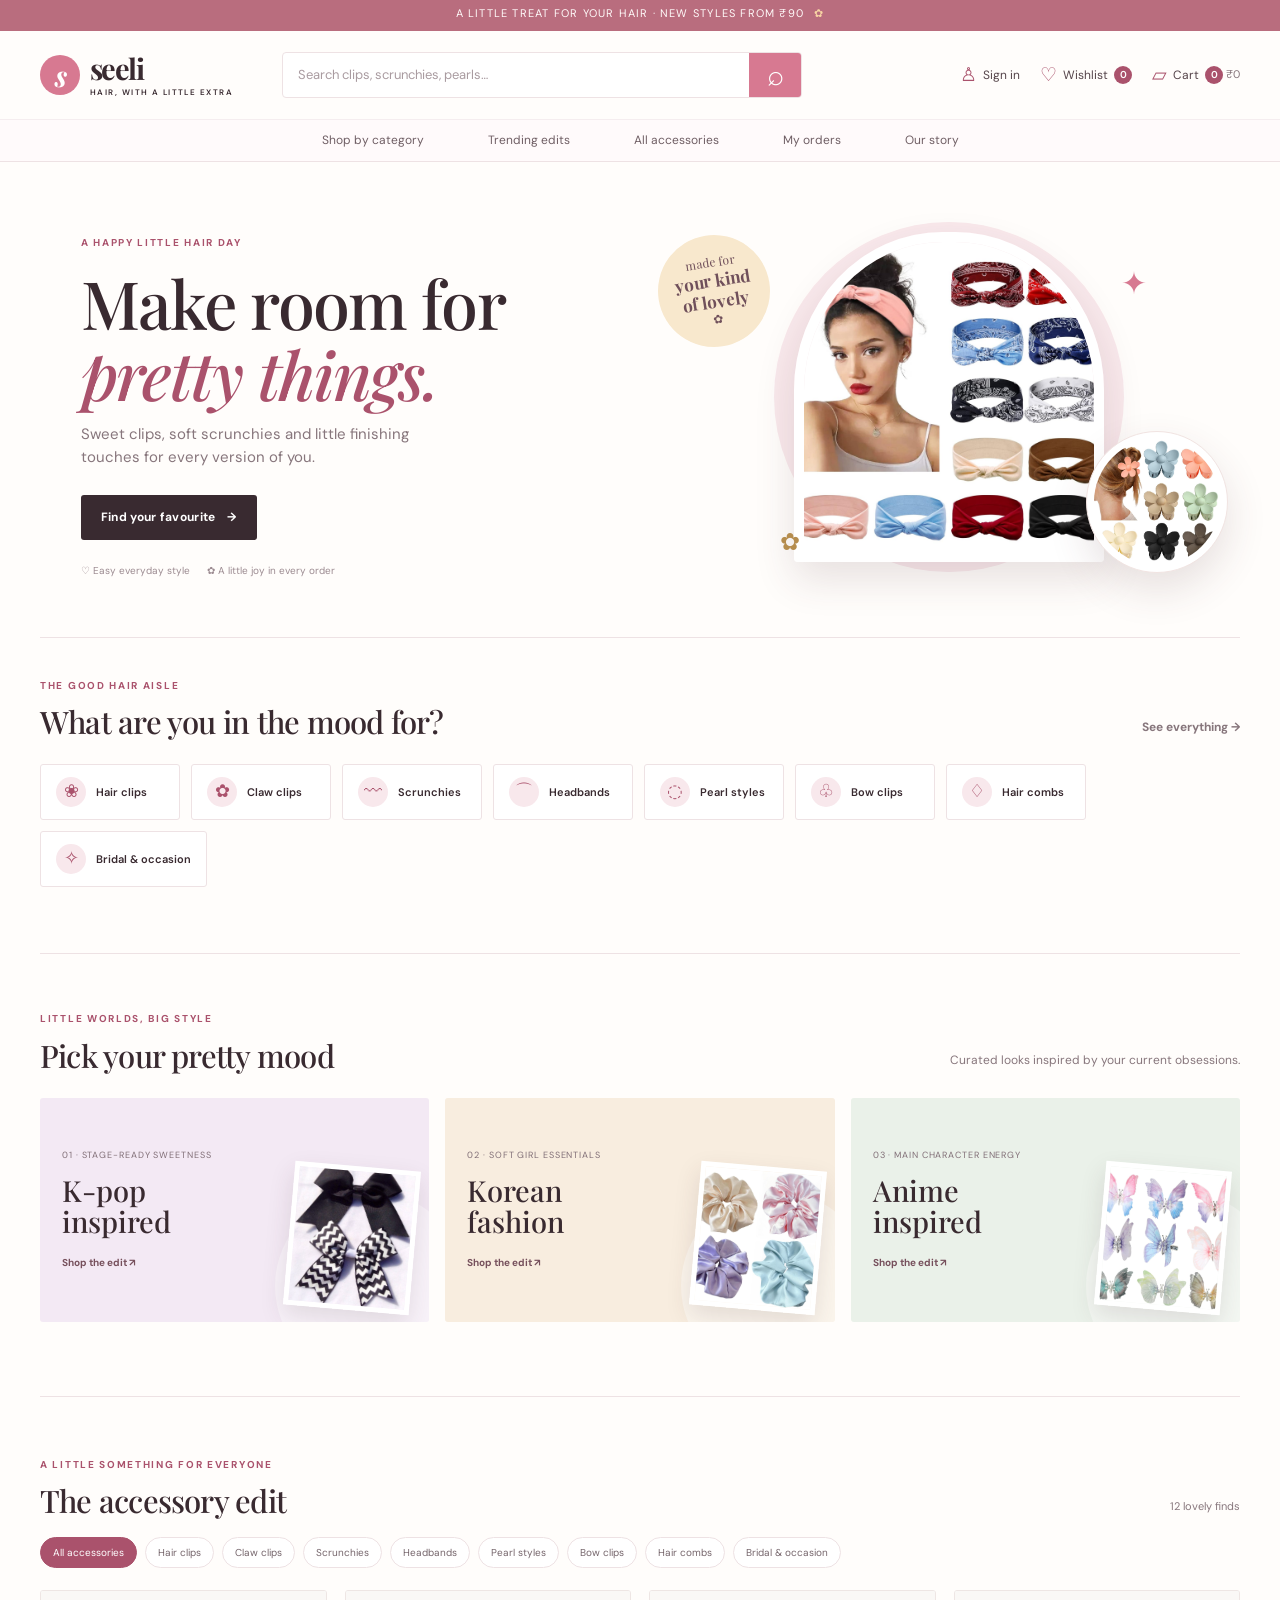
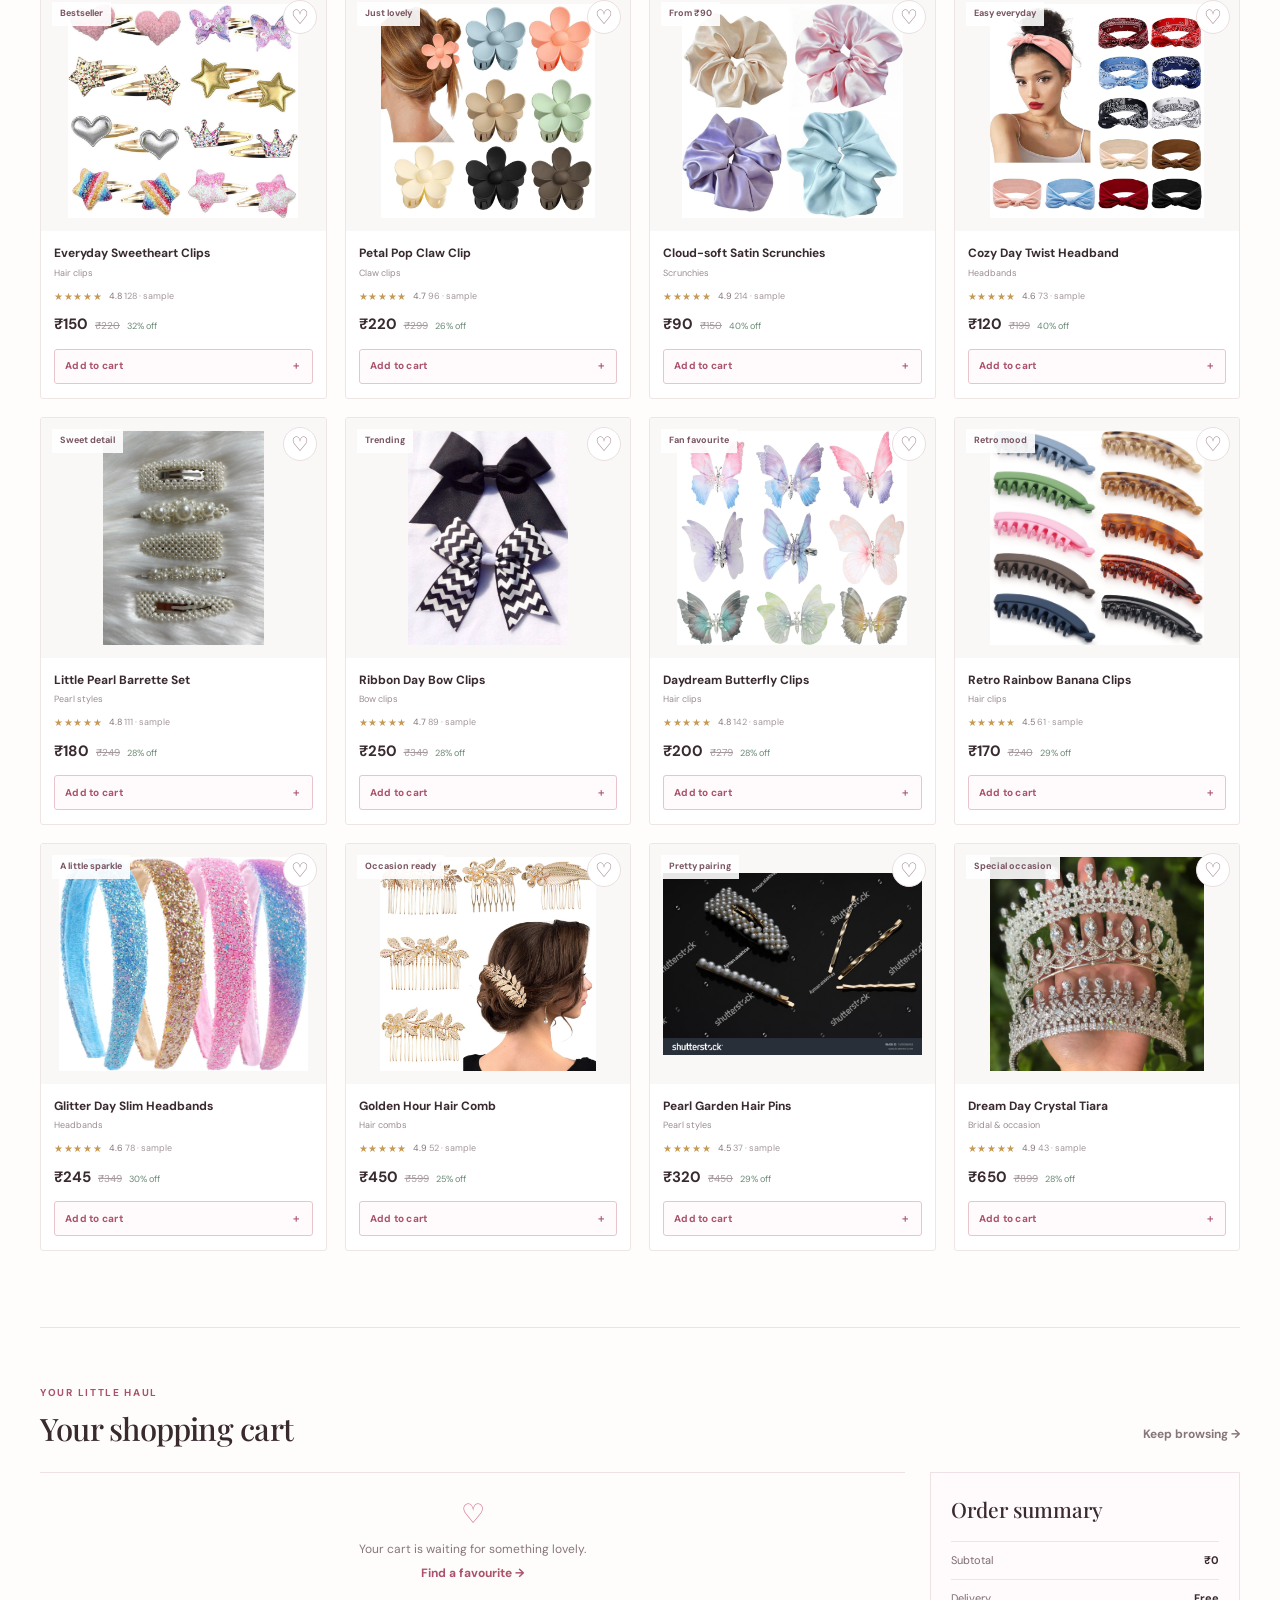
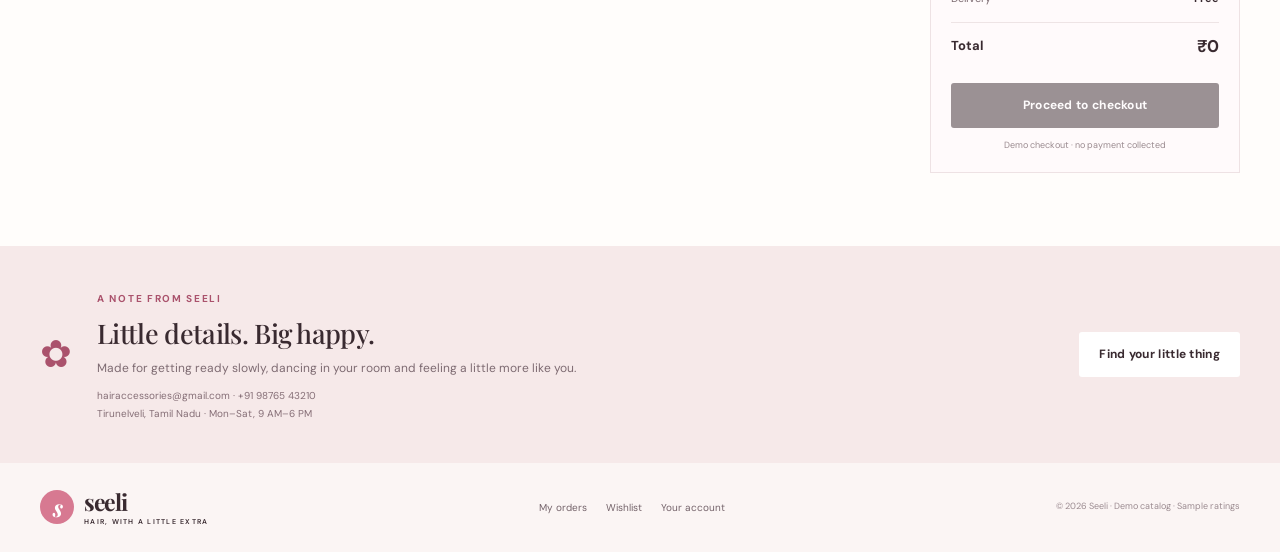
<file: index.html>
<!doctype html>
<html lang="en">
<head>
  <meta charset="utf-8">
  <meta name="viewport" content="width=device-width, initial-scale=1">
  <meta name="theme-color" content="#fff8fa">
  <meta name="description" content="Shop lovely hair clips, claw clips, scrunchies, pearl accessories and more at Seeli.">
  <title>Seeli — little things, lovely hair</title>
  <link rel="stylesheet" href="style.css">
  <script src="script.js" defer></script>
</head>
<body data-page="home">
  <div class="announcement">A little treat for your hair · New styles from ₹90 <span>✿</span></div>
  <header class="site-header">
    <a class="brand" href="index.html" aria-label="Seeli home"><span class="brand-mark">s</span><span>seeli<small>HAIR, WITH A LITTLE EXTRA</small></span></a>
    <form class="search-bar" id="search-form" role="search">
      <label class="sr-only" for="site-search">Search hair accessories</label>
      <input id="site-search" name="q" type="search" placeholder="Search clips, scrunchies, pearls…" autocomplete="off">
      <button type="submit" aria-label="Search">⌕</button>
    </form>
    <div class="header-actions">
      <a class="header-link" href="login.html"><span aria-hidden="true">♙</span><span id="account-label">Sign in</span></a>
      <a class="header-link" href="wishlist.html"><span aria-hidden="true">♡</span><span>Wishlist</span><b class="count-badge" id="wishlist-count">0</b></a>
      <a class="header-link cart-link" href="#cart"><span aria-hidden="true">▱</span><span>Cart</span><b class="count-badge" id="cart-count">0</b><small>₹<span id="total-price">0</span></small></a>
    </div>
  </header>
  <nav class="main-nav" aria-label="Main navigation">
    <a href="#categories">Shop by category</a><a href="#collections">Trending edits</a><a href="#products">All accessories</a><a href="orders.html">My orders</a><a href="#contact">Our story</a>
  </nav>

  <main>
    <section class="hero wrap" id="home">
      <div class="hero-copy">
        <span class="eyebrow">A happy little hair day</span>
        <h1>Make room for<br><em>pretty things.</em></h1>
        <p>Sweet clips, soft scrunchies and little finishing touches for every version of you.</p>
        <a class="button button-dark" href="#products">Find your favourite <span aria-hidden="true">→</span></a>
        <div class="hero-notes"><span>♡ Easy everyday style</span><span>✿ A little joy in every order</span></div>
      </div>
      <div class="hero-art" aria-label="A mix of colorful hair accessories">
        <div class="hero-sticker">made for<br><b>your kind<br>of lovely</b> ✿</div>
        <img class="hero-photo hero-photo-main" src="hairband.jpg" alt="Colorful soft headbands and a model wearing a headband">
        <img class="hero-photo hero-photo-small" src="clawclip.jpg" alt="Pretty flower claw clips in a range of colors">
        <span class="hero-sparkle sparkle-one">✦</span><span class="hero-sparkle sparkle-two">✿</span>
      </div>
    </section>

    <section class="category-section wrap" id="categories">
      <div class="section-heading"><div><span class="eyebrow">The good hair aisle</span><h2>What are you in the mood for?</h2></div><a href="#products" class="text-link">See everything →</a></div>
      <div class="category-list" id="category-list" aria-label="Product categories"></div>
    </section>

    <section class="collection-section wrap" id="collections">
      <div class="section-heading"><div><span class="eyebrow">Little worlds, big style</span><h2>Pick your pretty mood</h2></div><p>Curated looks inspired by your current obsessions.</p></div>
      <div class="collection-grid">
        <button class="collection-card collection-kpop" data-collection="K-pop inspired"><span class="collection-label">01 · Stage-ready sweetness</span><strong>K-pop<br>inspired</strong><span class="collection-cta">Shop the edit ↗</span><img src="bowclip.jpg" alt="Black statement bow clips"></button>
        <button class="collection-card collection-korean" data-collection="Korean fashion"><span class="collection-label">02 · Soft girl essentials</span><strong>Korean<br>fashion</strong><span class="collection-cta">Shop the edit ↗</span><img src="scrunchie.jpg" alt="Pastel satin scrunchies"></button>
        <button class="collection-card collection-anime" data-collection="Anime inspired"><span class="collection-label">03 · Main character energy</span><strong>Anime<br>inspired</strong><span class="collection-cta">Shop the edit ↗</span><img src="butterflyclip.jpg" alt="Colorful butterfly hair clips"></button>
      </div>
    </section>

    <section class="products-section wrap" id="products">
      <div class="section-heading product-heading"><div><span class="eyebrow">A little something for everyone</span><h2 id="product-heading-title">The accessory edit</h2></div><p id="result-count" aria-live="polite"></p></div>
      <div class="filter-row" id="filter-row" aria-label="Filter products"></div>
      <div class="products-grid" id="products-grid" aria-live="polite"></div>
      <div class="empty-state hidden" id="empty-products">No little lovelies found. Try another search or category.</div>
    </section>

    <section class="cart-section wrap" id="cart">
      <div class="section-heading"><div><span class="eyebrow">Your little haul</span><h2>Your shopping cart</h2></div><a class="text-link" href="#products">Keep browsing →</a></div>
      <div class="cart-layout"><div class="cart-items" id="cart-items"><p class="empty-cart">Your bag is waiting for something lovely.</p></div><aside class="cart-summary" id="cart-summary"></aside></div>
    </section>

    <section class="contact-strip" id="contact"><div class="wrap contact-inner"><span class="contact-flower">✿</span><div><span class="eyebrow">A note from Seeli</span><h2>Little details. Big happy.</h2><p>Made for getting ready slowly, dancing in your room and feeling a little more like you.</p><p class="contact-details"><a href="mailto:hairaccessories@gmail.com">hairaccessories@gmail.com</a> · <a href="tel:+919876543210">+91 98765 43210</a><br>Tirunelveli, Tamil Nadu · Mon–Sat, 9 AM–6 PM</p></div><a class="button button-light" href="#products">Find your little thing</a></div></section>
  </main>
  <footer class="site-footer"><div class="wrap footer-inner"><a class="brand footer-brand" href="index.html"><span class="brand-mark">s</span><span>seeli<small>HAIR, WITH A LITTLE EXTRA</small></span></a><div class="footer-links"><a href="orders.html">My orders</a><a href="wishlist.html">Wishlist</a><a href="login.html">Your account</a></div><p>© 2026 Seeli · Demo catalog · Sample ratings</p></div></footer>
</body>
</html>
</file>
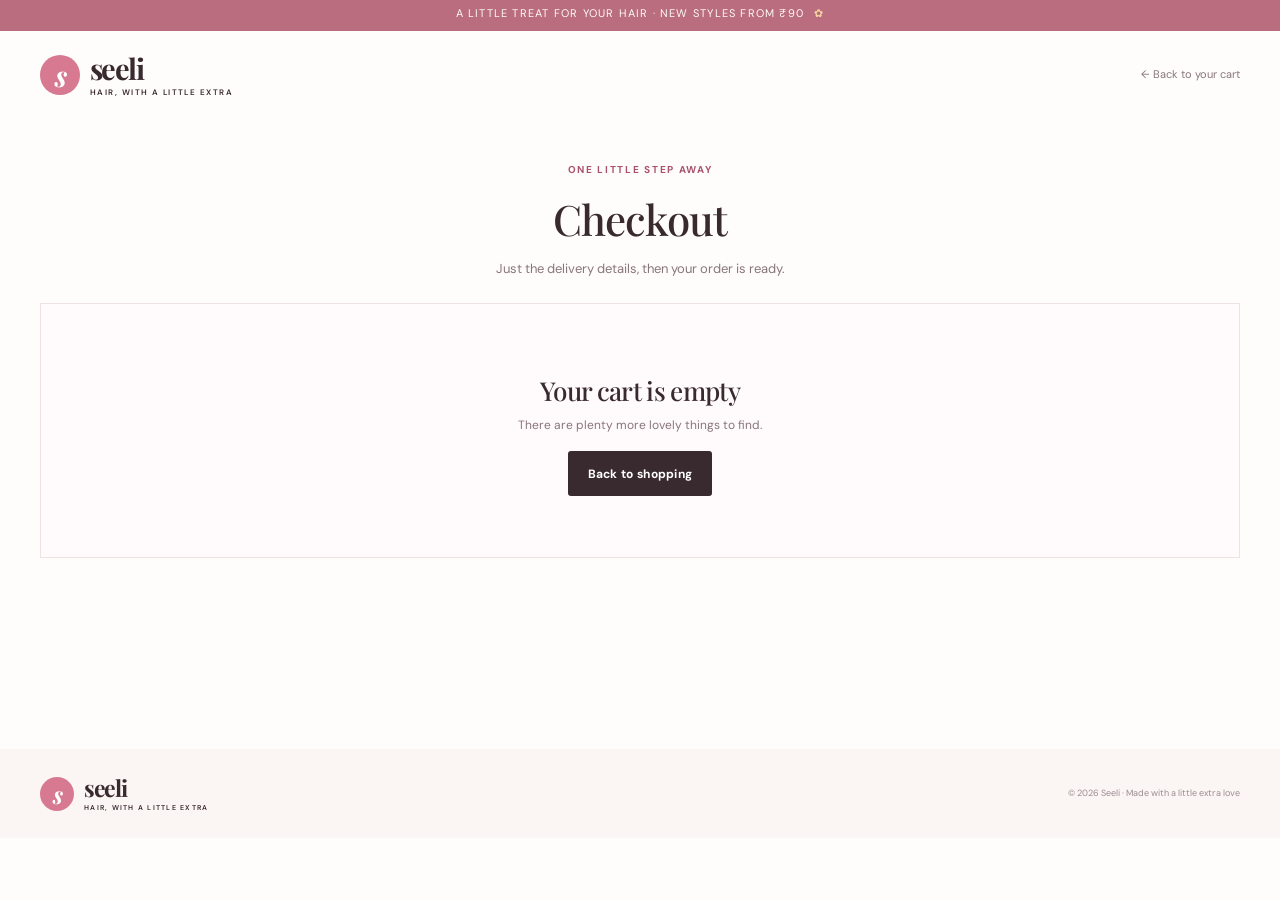
<file: checkout.html>
<!doctype html>
<html lang="en">
<head><meta charset="utf-8"><meta name="viewport" content="width=device-width, initial-scale=1"><title>Checkout · Seeli</title><link rel="stylesheet" href="style.css"><script src="script.js" defer></script></head>
<body data-page="checkout">
  <div class="announcement">A little treat for your hair · New styles from ₹90 <span>✿</span></div>
  <header class="site-header simple-header"><a class="brand" href="index.html"><span class="brand-mark">s</span><span>seeli<small>HAIR, WITH A LITTLE EXTRA</small></span></a><a class="secure-note" href="index.html#cart">← Back to your cart</a></header>
  <main class="wrap checkout-page"><div class="page-heading"><span class="eyebrow">One little step away</span><h1>Checkout</h1><p>Just the delivery details, then your order is ready.</p></div>
    <div id="checkout-empty" class="empty-panel hidden"><h2>Your cart is empty</h2><p>There are plenty more lovely things to find.</p><a class="button button-dark" href="index.html#products">Back to shopping</a></div>
    <div class="checkout-layout" id="checkout-layout"><form id="checkout-form" class="checkout-form"><h2>Where should we send it?</h2><div class="form-grid"><div class="field full-field"><label for="ship-name">Full name</label><input id="ship-name" name="name" autocomplete="name" required></div><div class="field"><label for="ship-email">Email address</label><input id="ship-email" name="email" type="email" autocomplete="email" required></div><div class="field"><label for="ship-phone">Phone number</label><input id="ship-phone" name="phone" type="tel" autocomplete="tel" pattern="[0-9+() -]{8,16}" required></div><div class="field full-field"><label for="ship-address">Street address</label><input id="ship-address" name="address" autocomplete="street-address" required></div><div class="field"><label for="ship-city">City</label><input id="ship-city" name="city" autocomplete="address-level2" required></div><div class="field"><label for="ship-pincode">PIN code</label><input id="ship-pincode" name="pincode" inputmode="numeric" pattern="[0-9]{6}" autocomplete="postal-code" required></div></div><fieldset class="payment-choice"><legend>Payment</legend><label><input type="radio" name="payment" value="Cash on delivery (demo)" checked><span><b>Cash on delivery</b><small>Demo checkout · no payment is collected</small></span></label></fieldset><p class="demo-note">This is a local storefront demo. Submitting creates an order record in this browser only; it does not send a shipment or collect payment.</p><button class="button button-dark button-full" type="submit">Place demo order <span>→</span></button></form>
      <aside class="checkout-summary"><h2>Your little haul</h2><div id="checkout-items"></div><div class="summary-line"><span>Delivery</span><strong>Free</strong></div><div class="summary-line grand-total"><span>Total</span><strong>₹<span id="checkout-total">0</span></strong></div><p class="checkout-footnote">All prices are shown in Indian rupees.</p></aside></div>
  </main><footer class="site-footer"><div class="wrap footer-inner"><a class="brand footer-brand" href="index.html"><span class="brand-mark">s</span><span>seeli<small>HAIR, WITH A LITTLE EXTRA</small></span></a><p>© 2026 Seeli · Made with a little extra love</p></div></footer><div class="toast-region" id="toast-region" aria-live="polite" aria-atomic="true"></div>
</body></html>
</file>
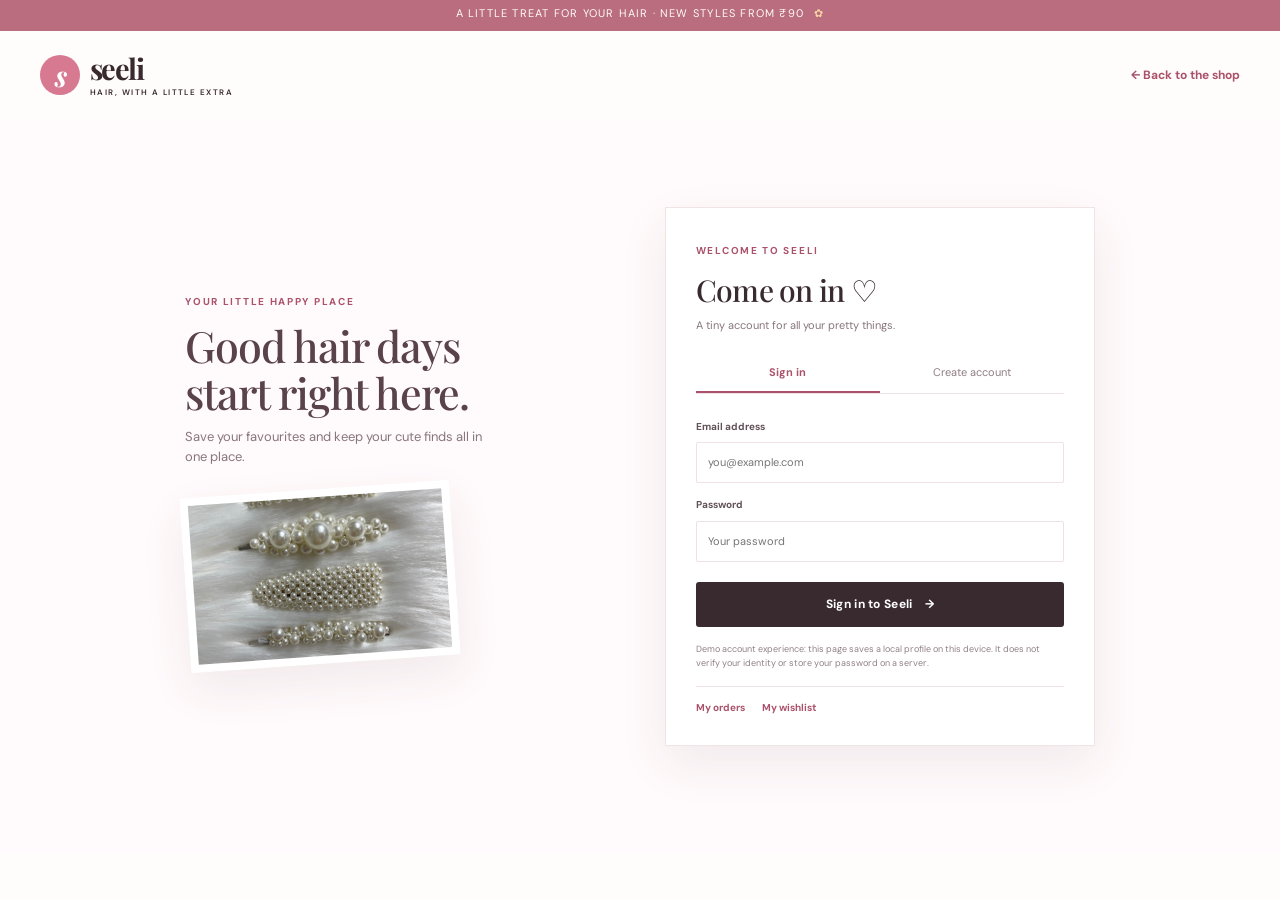
<file: login.html>
<!doctype html>
<html lang="en">
<head>
  <meta charset="utf-8"><meta name="viewport" content="width=device-width, initial-scale=1">
  <title>Your Seeli account</title><link rel="stylesheet" href="style.css"><script src="script.js" defer></script>
</head>
<body data-page="auth">
  <div class="announcement">A little treat for your hair · New styles from ₹90 <span>✿</span></div>
  <header class="site-header simple-header"><a class="brand" href="index.html"><span class="brand-mark">s</span><span>seeli<small>HAIR, WITH A LITTLE EXTRA</small></span></a><a class="text-link" href="index.html">← Back to the shop</a></header>
  <main class="auth-page">
    <div class="auth-art"><span class="eyebrow">Your little happy place</span><h1>Good hair days<br>start right here.</h1><p>Save your favourites and keep your cute finds all in one place.</p><img src="pearlclip.jpg" alt="Pearl hair clips on a soft white background"></div>
    <section class="auth-card" aria-labelledby="auth-title">
      <span class="eyebrow">Welcome to Seeli</span><h2 id="auth-title">Come on in ♡</h2><p class="auth-subtitle">A tiny account for all your pretty things.</p>
      <div class="auth-tabs" role="tablist" aria-label="Account access"><button class="auth-tab is-active" type="button" data-auth-mode="login" role="tab" aria-selected="true">Sign in</button><button class="auth-tab" type="button" data-auth-mode="signup" role="tab" aria-selected="false">Create account</button></div>
      <form id="login-form" class="auth-form" data-auth-form="login">
        <label for="login-email">Email address</label><input id="login-email" name="email" type="email" autocomplete="email" placeholder="you@example.com" required>
        <label for="login-password">Password</label><input id="login-password" name="password" type="password" autocomplete="current-password" placeholder="Your password" required>
        <button class="button button-dark button-full" type="submit">Sign in to Seeli <span>→</span></button>
      </form>
      <form id="signup-form" class="auth-form hidden" data-auth-form="signup">
        <label for="signup-name">Your name</label><input id="signup-name" name="name" autocomplete="name" placeholder="What should we call you?" required>
        <label for="signup-email">Email address</label><input id="signup-email" name="email" type="email" autocomplete="email" placeholder="you@example.com" required>
        <label for="signup-password">Create a password</label><input id="signup-password" name="password" type="password" autocomplete="new-password" minlength="6" placeholder="At least 6 characters" required>
        <button class="button button-dark button-full" type="submit">Create my account <span>→</span></button>
      </form>
      <p class="demo-note">Demo account experience: this page saves a local profile on this device. It does not verify your identity or store your password on a server.</p>
      <div class="auth-shortcuts"><a href="orders.html">My orders</a><a href="wishlist.html">My wishlist</a></div>
    </section>
  </main>
  <div class="toast-region" id="toast-region" aria-live="polite" aria-atomic="true"></div>
</body>
</html>
</file>
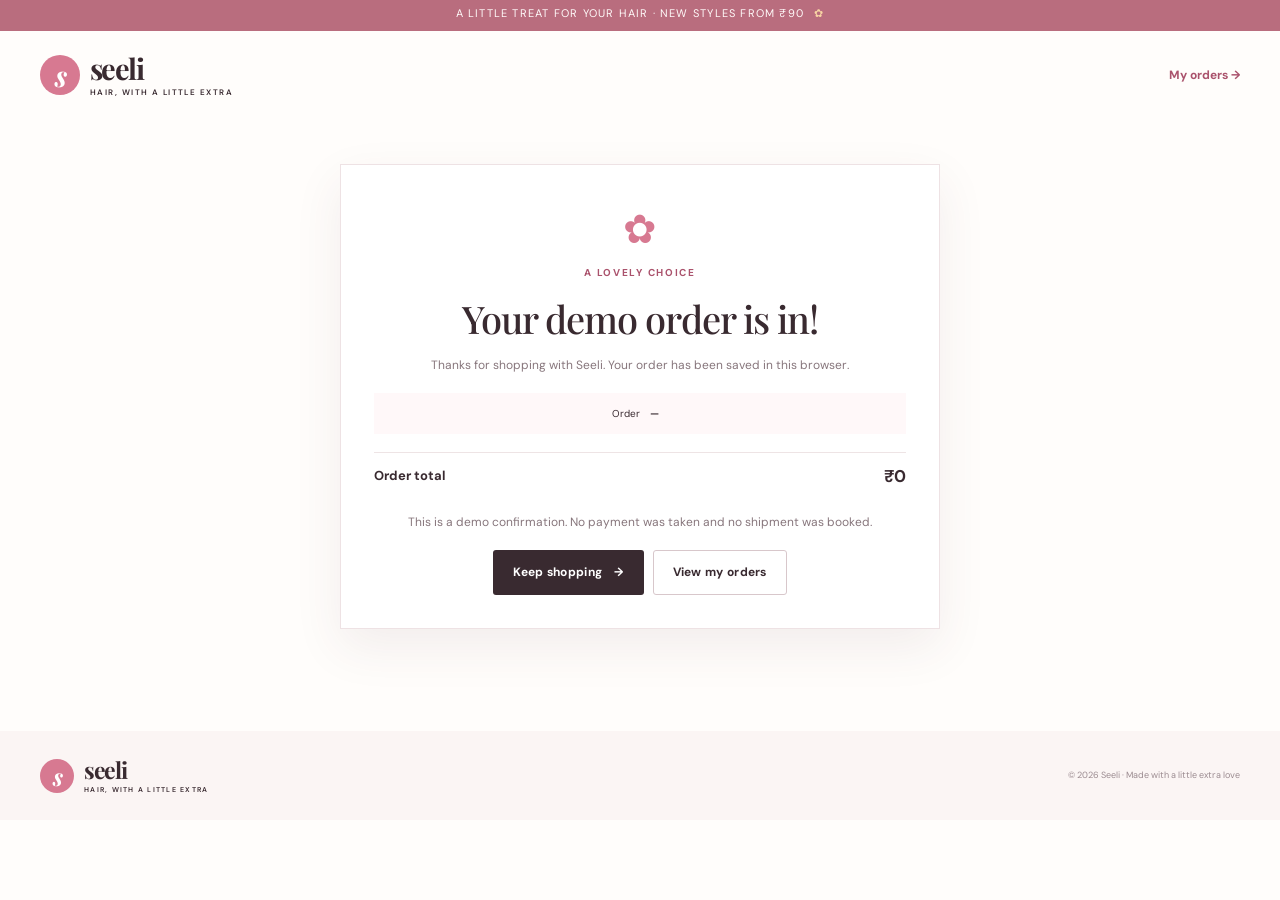
<file: order-confirmation.html>
<!doctype html>
<html lang="en"><head><meta charset="utf-8"><meta name="viewport" content="width=device-width, initial-scale=1"><title>Order placed · Seeli</title><link rel="stylesheet" href="style.css"><script src="script.js" defer></script></head>
<body data-page="confirmation">
  <div class="announcement">A little treat for your hair · New styles from ₹90 <span>✿</span></div>
  <header class="site-header simple-header"><a class="brand" href="index.html"><span class="brand-mark">s</span><span>seeli<small>HAIR, WITH A LITTLE EXTRA</small></span></a><a class="text-link" href="orders.html">My orders →</a></header>
  <main class="wrap confirmation-page"><section class="confirmation-card" id="confirmation-card"><div class="confirmation-flower">✿</div><span class="eyebrow">A lovely choice</span><h1>Your demo order is in!</h1><p>Thanks for shopping with Seeli. Your order has been saved in this browser.</p><div class="order-reference">Order <strong id="confirmation-id">—</strong><span id="confirmation-date"></span></div><div class="confirmation-items" id="confirmation-items"></div><div class="summary-line grand-total"><span>Order total</span><strong>₹<span id="confirmation-total">0</span></strong></div><p class="demo-note">This is a demo confirmation. No payment was taken and no shipment was booked.</p><div class="confirmation-actions"><a class="button button-dark" href="index.html#products">Keep shopping <span>→</span></a><a class="button button-outline" href="orders.html">View my orders</a></div></section></main>
  <footer class="site-footer"><div class="wrap footer-inner"><a class="brand footer-brand" href="index.html"><span class="brand-mark">s</span><span>seeli<small>HAIR, WITH A LITTLE EXTRA</small></span></a><p>© 2026 Seeli · Made with a little extra love</p></div></footer>
</body></html>
</file>
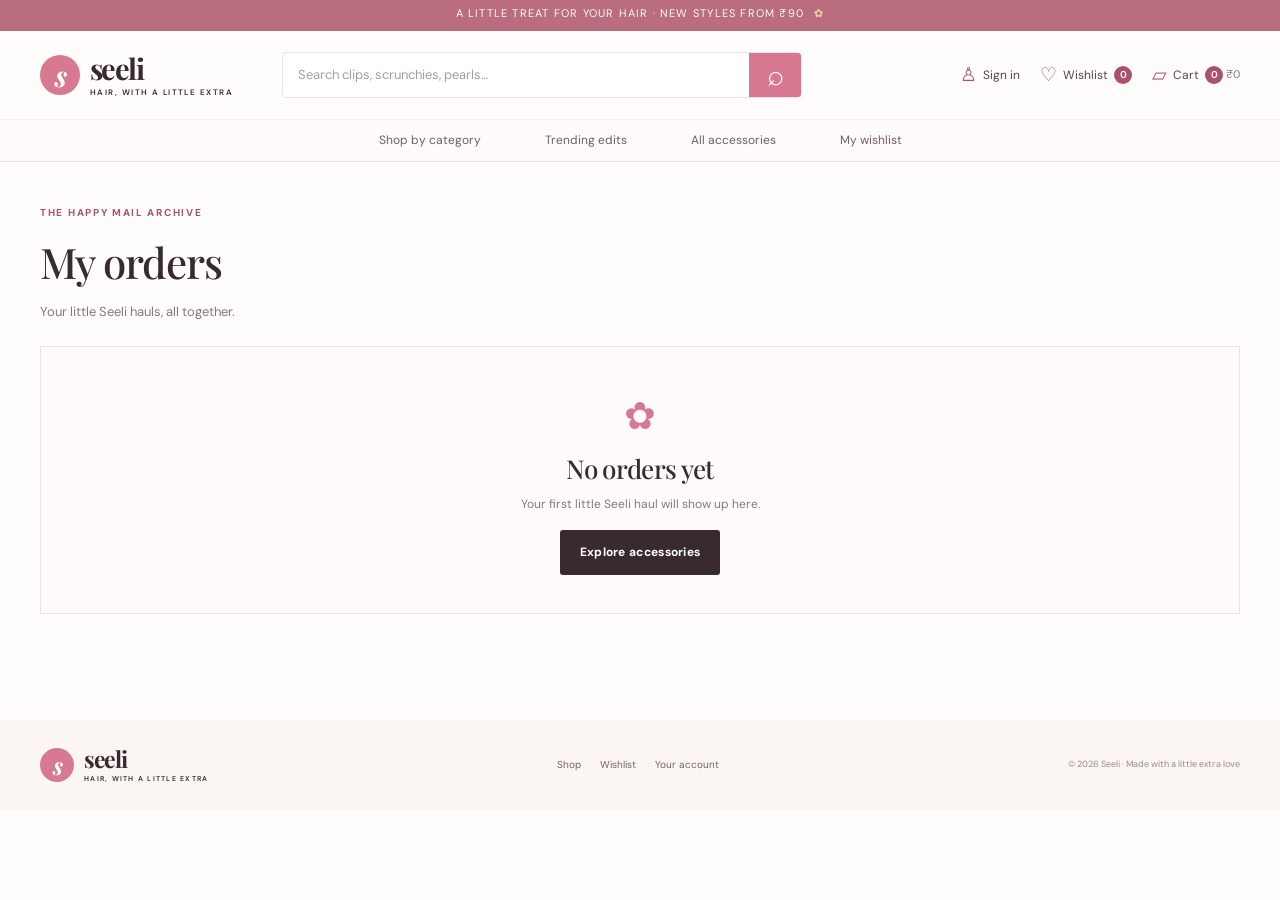
<file: orders.html>
<!doctype html>
<html lang="en"><head><meta charset="utf-8"><meta name="viewport" content="width=device-width, initial-scale=1"><title>My orders · Seeli</title><link rel="stylesheet" href="style.css"><script src="script.js" defer></script></head>
<body data-page="orders">
  <div class="announcement">A little treat for your hair · New styles from ₹90 <span>✿</span></div>
  <header class="site-header"><a class="brand" href="index.html"><span class="brand-mark">s</span><span>seeli<small>HAIR, WITH A LITTLE EXTRA</small></span></a><form class="search-bar" id="search-form" role="search"><label class="sr-only" for="site-search">Search hair accessories</label><input id="site-search" name="q" type="search" placeholder="Search clips, scrunchies, pearls…"><button type="submit" aria-label="Search">⌕</button></form><div class="header-actions"><a class="header-link" href="login.html"><span>♙</span><span id="account-label">Sign in</span></a><a class="header-link" href="wishlist.html"><span>♡</span><span>Wishlist</span><b class="count-badge" id="wishlist-count">0</b></a><a class="header-link cart-link" href="index.html#cart"><span>▱</span><span>Cart</span><b class="count-badge" id="cart-count">0</b><small>₹<span id="total-price">0</span></small></a></div></header>
  <nav class="main-nav" aria-label="Main navigation"><a href="index.html#categories">Shop by category</a><a href="index.html#collections">Trending edits</a><a href="index.html#products">All accessories</a><a href="wishlist.html">My wishlist</a></nav>
  <main class="wrap account-page"><div class="page-heading"><span class="eyebrow">The happy mail archive</span><h1>My orders</h1><p>Your little Seeli hauls, all together.</p></div><div id="orders-list" class="orders-list"></div></main>
  <footer class="site-footer"><div class="wrap footer-inner"><a class="brand footer-brand" href="index.html"><span class="brand-mark">s</span><span>seeli<small>HAIR, WITH A LITTLE EXTRA</small></span></a><div class="footer-links"><a href="index.html">Shop</a><a href="wishlist.html">Wishlist</a><a href="login.html">Your account</a></div><p>© 2026 Seeli · Made with a little extra love</p></div></footer><div class="toast-region" id="toast-region" aria-live="polite" aria-atomic="true"></div>
</body></html>
</file>
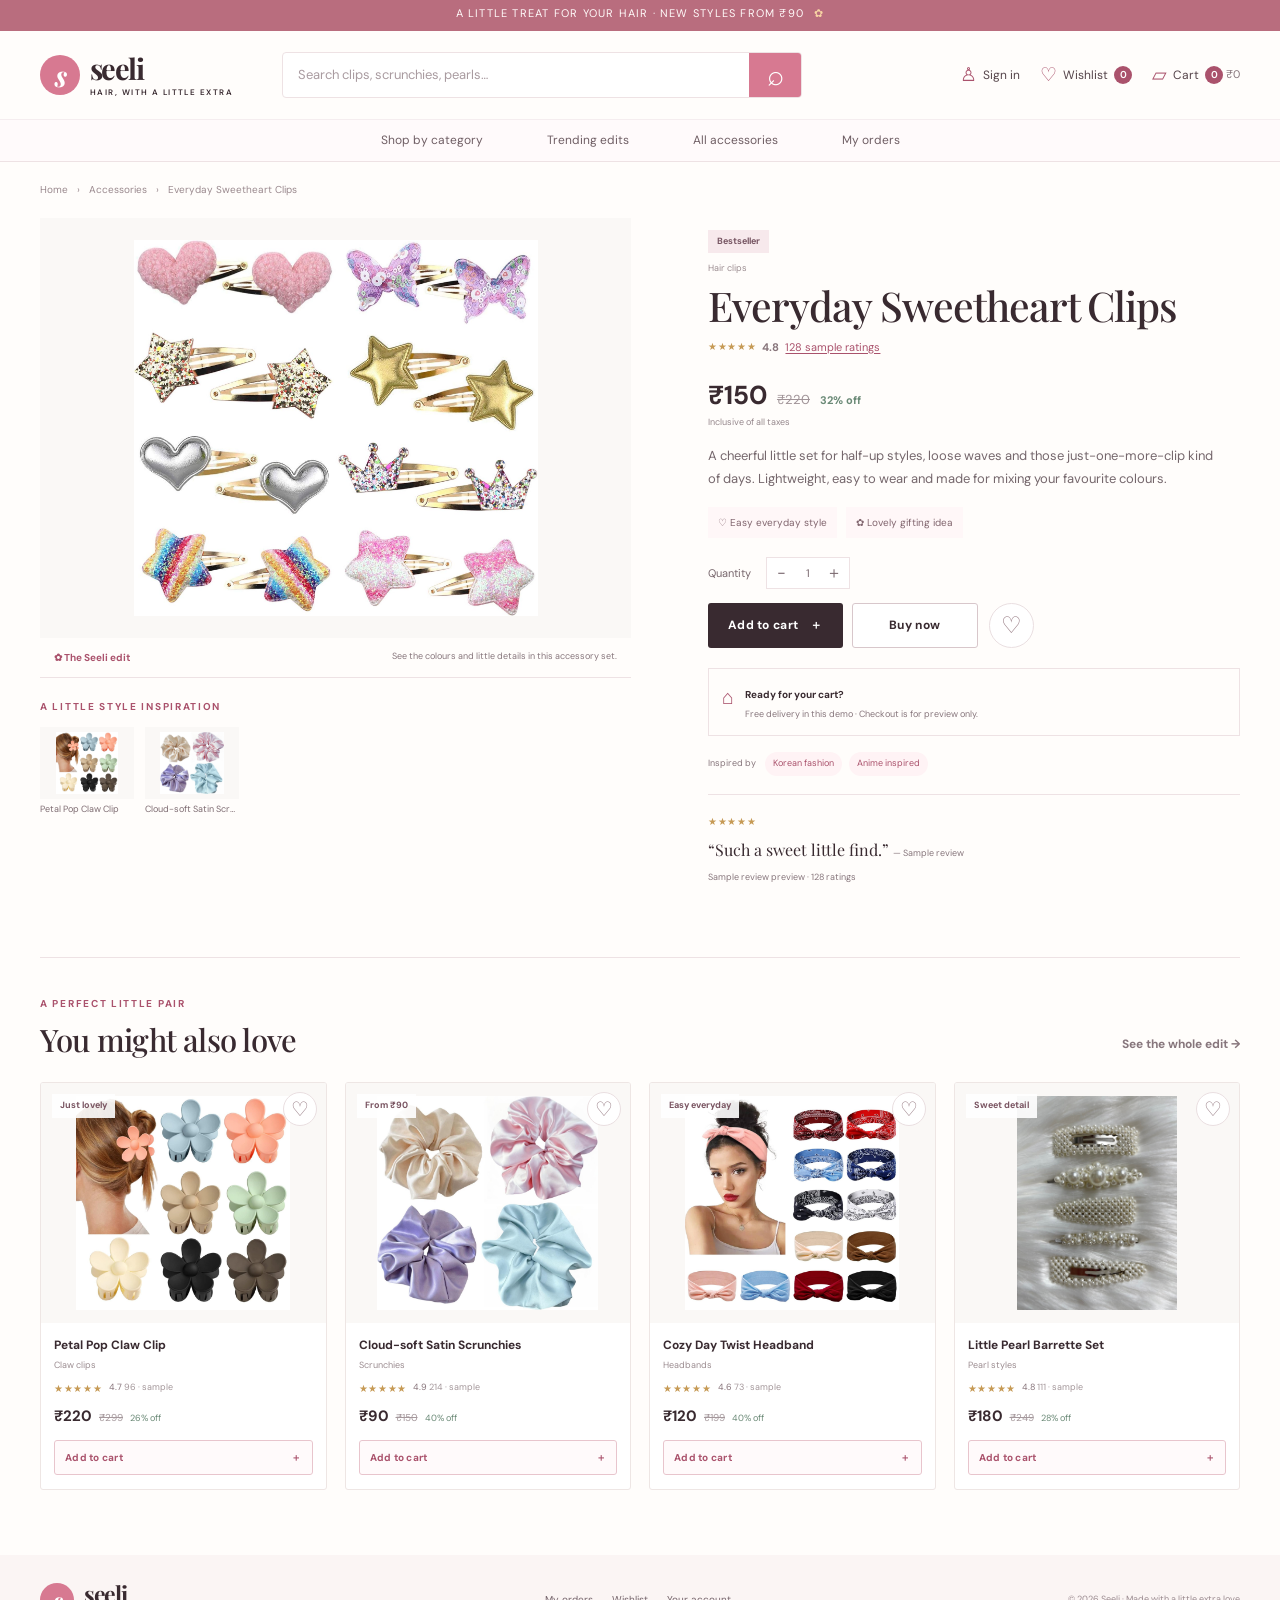
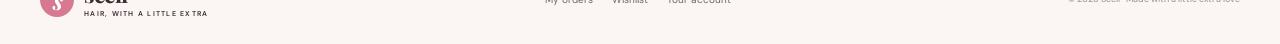
<file: product.html>
<!doctype html>
<html lang="en">
<head>
  <meta charset="utf-8"><meta name="viewport" content="width=device-width, initial-scale=1">
  <meta name="theme-color" content="#fff8fa"><title>Little lovely · Seeli</title><link rel="stylesheet" href="style.css"><script src="script.js" defer></script>
</head>
<body data-page="product">
  <div class="announcement">A little treat for your hair · New styles from ₹90 <span>✿</span></div>
  <header class="site-header"><a class="brand" href="index.html"><span class="brand-mark">s</span><span>seeli<small>HAIR, WITH A LITTLE EXTRA</small></span></a><form class="search-bar" id="search-form" role="search"><label class="sr-only" for="site-search">Search hair accessories</label><input id="site-search" name="q" type="search" placeholder="Search clips, scrunchies, pearls…"><button type="submit" aria-label="Search">⌕</button></form><div class="header-actions"><a class="header-link" href="login.html"><span>♙</span><span id="account-label">Sign in</span></a><a class="header-link" href="wishlist.html"><span>♡</span><span>Wishlist</span><b class="count-badge" id="wishlist-count">0</b></a><a class="header-link cart-link" href="index.html#cart"><span>▱</span><span>Cart</span><b class="count-badge" id="cart-count">0</b><small>₹<span id="total-price">0</span></small></a></div></header>
  <nav class="main-nav" aria-label="Main navigation"><a href="index.html#categories">Shop by category</a><a href="index.html#collections">Trending edits</a><a href="index.html#products">All accessories</a><a href="orders.html">My orders</a></nav>
  <main class="wrap product-page"><div class="breadcrumbs"><a href="index.html">Home</a><span>›</span><a href="index.html#products">Accessories</a><span>›</span><span id="product-crumb">Little lovely</span></div>
    <section id="product-detail" class="product-detail"><div class="product-loading">Finding your little lovely…</div></section>
    <section class="recommend-section"><div class="section-heading"><div><span class="eyebrow">A perfect little pair</span><h2>You might also love</h2></div><a class="text-link" href="index.html#products">See the whole edit →</a></div><div class="products-grid recommendation-grid" id="recommendations"></div></section>
  </main>
  <footer class="site-footer"><div class="wrap footer-inner"><a class="brand footer-brand" href="index.html"><span class="brand-mark">s</span><span>seeli<small>HAIR, WITH A LITTLE EXTRA</small></span></a><div class="footer-links"><a href="orders.html">My orders</a><a href="wishlist.html">Wishlist</a><a href="login.html">Your account</a></div><p>© 2026 Seeli · Made with a little extra love</p></div></footer>
  <div class="toast-region" id="toast-region" aria-live="polite" aria-atomic="true"></div>
</body>
</html>
</file>
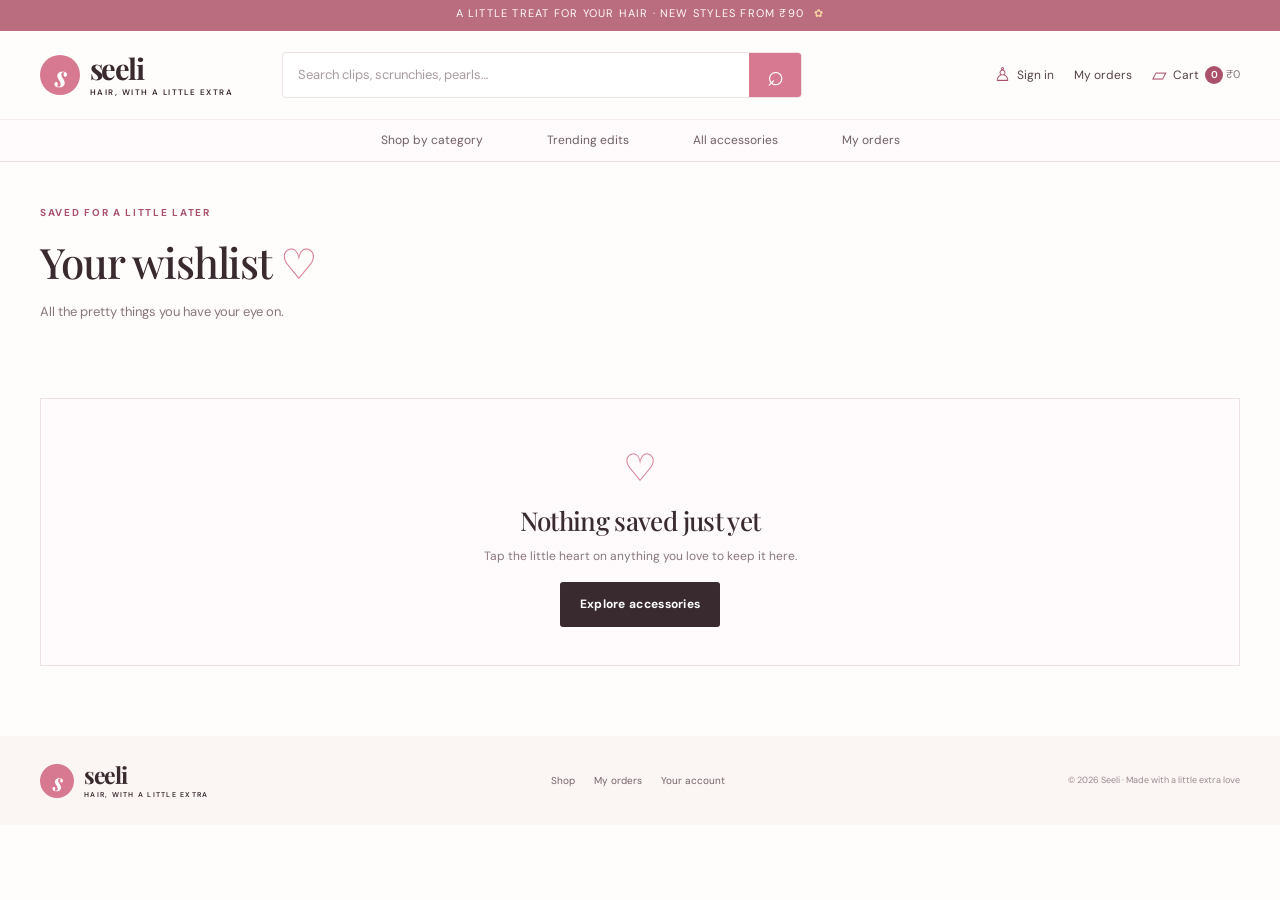
<file: wishlist.html>
<!doctype html>
<html lang="en"><head><meta charset="utf-8"><meta name="viewport" content="width=device-width, initial-scale=1"><title>My wishlist · Seeli</title><link rel="stylesheet" href="style.css"><script src="script.js" defer></script></head>
<body data-page="wishlist">
  <div class="announcement">A little treat for your hair · New styles from ₹90 <span>✿</span></div>
  <header class="site-header"><a class="brand" href="index.html"><span class="brand-mark">s</span><span>seeli<small>HAIR, WITH A LITTLE EXTRA</small></span></a><form class="search-bar" id="search-form" role="search"><label class="sr-only" for="site-search">Search hair accessories</label><input id="site-search" name="q" type="search" placeholder="Search clips, scrunchies, pearls…"><button type="submit" aria-label="Search">⌕</button></form><div class="header-actions"><a class="header-link" href="login.html"><span>♙</span><span id="account-label">Sign in</span></a><a class="header-link" href="orders.html">My orders</a><a class="header-link cart-link" href="index.html#cart"><span>▱</span><span>Cart</span><b class="count-badge" id="cart-count">0</b><small>₹<span id="total-price">0</span></small></a></div></header>
  <nav class="main-nav" aria-label="Main navigation"><a href="index.html#categories">Shop by category</a><a href="index.html#collections">Trending edits</a><a href="index.html#products">All accessories</a><a href="orders.html">My orders</a></nav>
  <main class="wrap account-page"><div class="page-heading"><span class="eyebrow">Saved for a little later</span><h1>Your wishlist <span class="title-heart">♡</span></h1><p>All the pretty things you have your eye on.</p></div><div id="wishlist-grid" class="products-grid wishlist-grid"></div><div id="wishlist-empty" class="empty-panel hidden"><div class="empty-heart">♡</div><h2>Nothing saved just yet</h2><p>Tap the little heart on anything you love to keep it here.</p><a class="button button-dark" href="index.html#products">Explore accessories</a></div></main>
  <footer class="site-footer"><div class="wrap footer-inner"><a class="brand footer-brand" href="index.html"><span class="brand-mark">s</span><span>seeli<small>HAIR, WITH A LITTLE EXTRA</small></span></a><div class="footer-links"><a href="index.html">Shop</a><a href="orders.html">My orders</a><a href="login.html">Your account</a></div><p>© 2026 Seeli · Made with a little extra love</p></div></footer><div class="toast-region" id="toast-region" aria-live="polite" aria-atomic="true"></div>
</body></html>
</file>
<file: style.css>
@import url('https://fonts.googleapis.com/css2?family=DM+Sans:wght@400;500;600;700&family=Playfair+Display:ital,wght@0,500;0,600;0,700;1,500;1,600&display=swap');

:root {
  --ink: #392a30;
  --muted: #87767c;
  --rose: #d77991;
  --rose-deep: #aa526c;
  --rose-soft: #f8e8ec;
  --rose-pale: #fff8fa;
  --paper: #fffdfb;
  --line: #eee2e4;
  --gold: #b58c4d;
  --green: #6a8976;
  --shadow: 0 18px 46px rgba(88, 49, 62, .08);
  --serif: 'Playfair Display', Georgia, serif;
  --sans: 'DM Sans', 'Segoe UI', sans-serif;
}

* { box-sizing: border-box; }
html { scroll-behavior: smooth; scroll-padding-top: 125px; }
body { margin: 0; color: var(--ink); background: var(--paper); font-family: var(--sans); font-size: 15px; line-height: 1.55; }
img { max-width: 100%; display: block; }
button, input { font: inherit; }
button, a { -webkit-tap-highlight-color: transparent; }
a { color: inherit; text-decoration: none; }
button { color: inherit; }
.wrap { width: min(1200px, calc(100% - 56px)); margin-inline: auto; }
.hidden { display: none !important; }
.sr-only { position: absolute; width: 1px; height: 1px; padding: 0; margin: -1px; overflow: hidden; clip: rect(0, 0, 0, 0); white-space: nowrap; border: 0; }

.announcement { min-height: 31px; padding: 5px 16px; color: #fffaf9; background: #b96d7e; text-align: center; font-size: 11px; letter-spacing: .11em; text-transform: uppercase; }
.announcement span { padding-left: 6px; color: #f9d5a4; }
.site-header { min-height: 88px; padding: 15px max(28px, calc((100% - 1200px)/2)); display: grid; grid-template-columns: 210px minmax(220px, 1fr) auto; align-items: center; gap: 32px; background: var(--paper); }
.brand { display: inline-flex; align-items: center; gap: 10px; width: fit-content; color: var(--ink); font-family: var(--serif); font-weight: 700; font-size: 29px; line-height: 1; letter-spacing: -.055em; }
.brand-mark { display: grid; place-items: center; width: 40px; height: 40px; border-radius: 50%; color: white; background: var(--rose); font-family: var(--serif); font-size: 29px; font-style: italic; }
.brand small { display: block; margin-top: 5px; font-family: var(--sans); font-size: 8px; font-weight: 600; letter-spacing: .18em; }
.search-bar { width: 100%; max-width: 520px; height: 46px; display: flex; overflow: hidden; border: 1px solid var(--line); border-radius: 4px; background: white; }
.search-bar:focus-within { border-color: var(--rose); box-shadow: 0 0 0 3px rgba(215, 121, 145, .12); }
.search-bar input { min-width: 0; flex: 1; padding: 0 15px; color: var(--ink); border: 0; outline: 0; background: transparent; font-size: 13px; }
.search-bar input::placeholder { color: #a99ba0; }
.search-bar button { width: 52px; border: 0; color: white; background: var(--rose); font-size: 29px; cursor: pointer; line-height: 1; }
.header-actions { display: flex; align-items: center; gap: 20px; }
.header-link { display: inline-flex; align-items: center; gap: 6px; color: #55444a; font-size: 12px; white-space: nowrap; }
.header-link > span:first-child { color: var(--rose-deep); font-size: 19px; }
.header-link:hover, .text-link:hover, .footer-links a:hover { color: var(--rose-deep); }
.count-badge { display: grid; place-items: center; min-width: 18px; height: 18px; padding: 0 4px; border-radius: 50px; color: white; background: var(--rose-deep); font-size: 10px; font-weight: 600; }
.cart-link small { margin-left: -3px; color: var(--muted); font-size: 11px; }
.main-nav { min-height: 43px; padding: 0 28px; display: flex; align-items: center; justify-content: center; gap: clamp(22px, 5vw, 66px); border-top: 1px solid #f5edef; border-bottom: 1px solid var(--line); background: #fffafb; }
.main-nav a { color: #6f5e64; font-size: 12px; transition: color .2s; }
.main-nav a:hover { color: var(--rose-deep); }
.simple-header { display: flex; justify-content: space-between; }

.eyebrow { display: inline-block; color: var(--rose-deep); font-size: 10px; font-weight: 700; letter-spacing: .17em; line-height: 1.4; text-transform: uppercase; }
h1, h2, h3, p { margin-top: 0; }
h1, h2 { font-family: var(--serif); font-weight: 500; letter-spacing: -.025em; }
.hero { min-height: 475px; padding-top: 45px; padding-bottom: 51px; display: grid; grid-template-columns: 1fr 1fr; align-items: center; gap: 36px; }
.hero-copy { padding: 15px 0 0 7%; }
.hero h1 { margin: 15px 0 14px; font-size: clamp(43px, 5.2vw, 67px); line-height: 1.06; }
.hero h1 em { color: var(--rose-deep); font-weight: 500; }
.hero-copy > p { max-width: 390px; margin-bottom: 25px; color: var(--muted); font-size: 15px; }
.button { min-height: 45px; padding: 0 19px; display: inline-flex; align-items: center; justify-content: center; gap: 12px; border: 1px solid transparent; border-radius: 3px; font-size: 12px; font-weight: 700; letter-spacing: .025em; cursor: pointer; transition: background .2s, color .2s, transform .2s, border .2s; }
.button:hover { transform: translateY(-1px); }
.button-dark { color: white; background: var(--ink); }
.button-dark:hover { background: var(--rose-deep); }
.button-light { color: var(--ink); background: white; }
.button-light:hover { color: var(--rose-deep); }
.button-outline { color: var(--ink); border-color: #d8c7cb; background: white; }
.button-outline:hover { border-color: var(--rose); color: var(--rose-deep); }
.button-full { width: 100%; }
.button.is-disabled { opacity: .5; pointer-events: none; }
.hero-notes { margin-top: 23px; display: flex; gap: 17px; color: #9b8a90; font-size: 10px; }
.hero-art { min-height: 370px; position: relative; display: flex; justify-content: center; align-items: center; }
.hero-art::before { content: ""; width: 350px; height: 350px; position: absolute; border-radius: 50%; background: #f9e9ec; }
.hero-photo { position: absolute; object-fit: cover; box-shadow: 0 17px 40px rgba(83, 53, 60, .14); }
.hero-photo-main { width: min(310px, 68%); height: 330px; border: 10px solid #fff; border-radius: 48% 48% 4px 4px; object-fit: cover; object-position: center; }
.hero-photo-small { right: 2%; bottom: 9px; width: 142px; height: 142px; padding: 7px; border: 1px solid #f1e4e2; border-radius: 50%; background: white; object-fit: cover; }
.hero-sticker { position: absolute; top: 23px; left: 0; z-index: 1; width: 112px; height: 112px; display: grid; place-content: center; border-radius: 50%; color: #70505b; background: #f8e8cd; font-family: var(--serif); font-size: 12px; line-height: 1.25; text-align: center; transform: rotate(-9deg); }
.hero-sticker b { font-size: 17px; }
.hero-sparkle { position: absolute; color: var(--rose); }
.sparkle-one { top: 48px; right: 16%; font-size: 31px; }
.sparkle-two { bottom: 21px; left: 21%; font-size: 24px; color: var(--gold); }

.category-section { padding-top: 35px; padding-bottom: 66px; border-top: 1px solid var(--line); }
.section-heading { margin-bottom: 24px; display: flex; align-items: end; justify-content: space-between; gap: 24px; }
.section-heading h2 { margin: 7px 0 0; font-size: 31px; line-height: 1.2; }
.section-heading > p, .section-heading > .text-link { margin: 0 0 4px; color: var(--muted); font-size: 12px; }
.text-link { color: var(--rose-deep); font-size: 12px; font-weight: 700; white-space: nowrap; }
.category-list { display: flex; flex-wrap: wrap; gap: 11px; }
.category-chip { min-width: 140px; padding: 12px 15px; display: flex; align-items: center; gap: 10px; border: 1px solid var(--line); border-radius: 3px; background: #fff; text-align: left; cursor: pointer; transition: border .2s, background .2s, transform .2s; }
.category-chip:hover { transform: translateY(-2px); border-color: #e3b6c0; background: #fff9fa; }
.category-chip span { width: 30px; height: 30px; display: grid; place-items: center; border-radius: 50%; color: var(--rose-deep); background: var(--rose-soft); font-size: 18px; }
.category-chip b { font-size: 11px; font-weight: 600; }

.collection-section { padding-top: 52px; padding-bottom: 74px; border-top: 1px solid var(--line); }
.collection-grid { display: grid; grid-template-columns: repeat(3, 1fr); gap: 16px; }
.collection-card { min-height: 224px; padding: 23px 22px; position: relative; overflow: hidden; border: 0; border-radius: 3px; text-align: left; cursor: pointer; }
.collection-card::after { content: ""; width: 190px; height: 190px; position: absolute; right: -36px; bottom: -59px; border-radius: 50%; background: rgba(255,255,255,.4); }
.collection-kpop { background: #f3e9f4; }
.collection-korean { background: #f8eddf; }
.collection-anime { background: #eaf1e9; }
.collection-card img { width: 126px; height: 144px; position: absolute; right: 14px; bottom: 12px; z-index: 1; border: 5px solid #fff; object-fit: cover; box-shadow: 0 10px 25px rgba(70,48,54,.13); transform: rotate(5deg); transition: transform .25s; }
.collection-card:hover img { transform: rotate(0) scale(1.04); }
.collection-card .collection-label, .collection-card strong, .collection-card .collection-cta { position: relative; z-index: 2; display: block; }
.collection-label { margin-bottom: 12px; color: #816f77; font-size: 9px; letter-spacing: .1em; text-transform: uppercase; }
.collection-card strong { font-family: var(--serif); font-size: 29px; font-weight: 500; line-height: 1.05; }
.collection-cta { margin-top: 19px; color: #76505c; font-size: 10px; font-weight: 700; }

.products-section { padding-top: 55px; padding-bottom: 76px; border-top: 1px solid var(--line); }
.product-heading { margin-bottom: 18px; }
.product-heading > p { color: var(--muted); font-size: 11px; }
.filter-row { margin-bottom: 22px; display: flex; flex-wrap: wrap; gap: 8px; }
.filter-chip { min-height: 31px; padding: 0 12px; border: 1px solid var(--line); border-radius: 30px; color: #75656b; background: white; font-size: 10px; cursor: pointer; transition: all .2s; }
.filter-chip:hover, .filter-chip.is-active { border-color: var(--rose-deep); color: white; background: var(--rose-deep); }
.products-grid { display: grid; grid-template-columns: repeat(4, minmax(0, 1fr)); gap: 18px; }
.product-card { min-width: 0; overflow: hidden; border: 1px solid #eee6e4; border-radius: 3px; background: white; transition: box-shadow .2s, transform .2s; }
.product-card:hover { transform: translateY(-3px); box-shadow: var(--shadow); }
.product-image-wrap { position: relative; overflow: hidden; background: #faf8f6; }
.product-image-link { height: 240px; display: block; }
.product-image-link img { width: 100%; height: 100%; padding: 13px; object-fit: contain; transition: transform .3s; }
.product-card:hover .product-image-link img { transform: scale(1.035); }
.product-badge { position: absolute; left: 11px; top: 11px; max-width: calc(100% - 60px); padding: 5px 8px; color: #795461; background: rgba(255,255,255,.9); font-size: 9px; font-weight: 700; }
.wish-button { width: 34px; height: 34px; display: grid; place-items: center; border: 1px solid #eadfe1; border-radius: 50%; color: #987d85; background: white; font-size: 20px; line-height: 1; cursor: pointer; transition: all .2s; }
.wish-button:hover, .wish-button.is-saved { color: white; border-color: var(--rose-deep); background: var(--rose-deep); }
.product-image-wrap > .wish-button { position: absolute; top: 9px; right: 9px; }
.product-card-info { padding: 13px 13px 14px; }
.product-title { display: block; overflow: hidden; color: var(--ink); font-size: 12px; font-weight: 700; text-overflow: ellipsis; white-space: nowrap; }
.product-title:hover { color: var(--rose-deep); }
.product-category { display: block; margin-top: 4px; color: #9b8c90; font-size: 9px; }
.rating-line, .detail-rating { margin-top: 8px; display: flex; align-items: center; gap: 6px; color: #87747a; font-size: 9px; }
.rating-line i { color: #a39699; font-style: normal; }
.stars { color: #c69a55; font-size: 10px; letter-spacing: .07em; white-space: nowrap; }
.product-price { margin: 9px 0 12px; display: flex; align-items: baseline; flex-wrap: wrap; gap: 7px; }
.product-price strong { font-size: 15px; }
.product-price del { color: #a5989c; font-size: 10px; }
.product-price > span { color: var(--green); font-size: 9px; }
.button-card { width: 100%; min-height: 35px; padding: 0 10px; justify-content: space-between; border: 1px solid #e8c5cd; color: var(--rose-deep); background: #fffafb; font-size: 10px; }
.button-card:hover { color: white; background: var(--rose-deep); }
.empty-state { padding: 36px; color: var(--muted); text-align: center; }

.cart-section { padding-top: 52px; padding-bottom: 73px; border-top: 1px solid var(--line); }
.cart-layout { display: grid; grid-template-columns: minmax(0, 1fr) 310px; align-items: start; gap: 25px; }
.cart-items { min-width: 0; border-top: 1px solid var(--line); }
.cart-row { min-height: 113px; padding: 15px 0; display: grid; grid-template-columns: 76px minmax(150px, 1fr) auto auto; align-items: center; gap: 17px; border-bottom: 1px solid var(--line); }
.cart-thumb { width: 76px; height: 80px; display: grid; place-items: center; overflow: hidden; background: #faf8f6; color: var(--rose); font-size: 25px; }
.cart-thumb img { width: 100%; height: 100%; padding: 5px; object-fit: contain; }
.cart-row-copy { display: grid; gap: 4px; }
.cart-title { width: fit-content; font-size: 12px; font-weight: 700; }
.cart-row-copy > span { color: var(--muted); font-size: 10px; }
.remove-link { width: fit-content; padding: 0; border: 0; color: var(--rose-deep); background: none; font-size: 10px; cursor: pointer; }
.quantity-control { display: inline-flex; align-items: center; border: 1px solid var(--line); background: white; }
.quantity-control button { width: 30px; height: 30px; border: 0; background: transparent; font-size: 16px; cursor: pointer; }
.quantity-control button:hover { color: var(--rose-deep); background: var(--rose-pale); }
.quantity-control span { min-width: 22px; text-align: center; font-size: 11px; }
.cart-row-total { font-size: 12px; white-space: nowrap; }
.cart-summary, .checkout-summary { padding: 20px; border: 1px solid var(--line); background: #fffafb; }
.cart-summary h3, .checkout-summary h2 { margin: 0 0 16px; font-family: var(--serif); font-size: 21px; font-weight: 500; }
.summary-line { padding: 10px 0; display: flex; align-items: center; justify-content: space-between; gap: 16px; border-top: 1px solid #eee4e5; color: #7d6c72; font-size: 11px; }
.summary-line strong { color: var(--ink); }
.summary-line.grand-total { margin: 5px 0 13px; color: var(--ink); font-size: 13px; font-weight: 700; }
.grand-total strong { font-size: 17px; }
.free-text { color: var(--green) !important; }
.checkout-footnote { margin: 11px 0 0; color: #9a8a8f; font-size: 9px; line-height: 1.5; }
.empty-cart { min-height: 130px; display: grid; align-content: center; justify-items: center; gap: 5px; color: var(--muted); font-size: 12px; }
.empty-cart > span { color: var(--rose); font-size: 27px; }
.empty-cart p { margin: 0; }

.contact-strip { padding: 40px 0; background: #f6e9e9; }
.contact-inner { display: flex; align-items: center; gap: 25px; }
.contact-flower { color: var(--rose-deep); font-size: 38px; }
.contact-inner > div { flex: 1; }
.contact-inner h2 { margin: 4px 0; font-size: 27px; }
.contact-inner p { margin: 0; color: #7e6b72; font-size: 12px; }
.contact-inner .contact-details { margin-top: 9px; color: #856e76; font-size: 10px; line-height: 1.8; }
.contact-details a:hover { color: var(--rose-deep); text-decoration: underline; }
.site-footer { padding: 27px 0; background: #fbf5f4; }
.footer-inner { display: flex; align-items: center; justify-content: space-between; gap: 22px; }
.footer-brand { font-size: 23px; }
.footer-brand .brand-mark { width: 34px; height: 34px; font-size: 24px; }
.footer-brand small { font-size: 7px; }
.footer-links { display: flex; gap: 19px; color: #74636a; font-size: 10px; }
.footer-inner > p { margin: 0; color: #9b8b90; font-size: 9px; }

/* Product details */
.product-page { padding-top: 20px; padding-bottom: 65px; }
.breadcrumbs { margin-bottom: 20px; display: flex; gap: 9px; color: #9a898e; font-size: 10px; }
.breadcrumbs a:hover { color: var(--rose-deep); }
.product-detail-grid { display: grid; grid-template-columns: minmax(0, 1fr) minmax(330px, .9fr); gap: clamp(30px, 6vw, 78px); }
.product-visual { min-height: 420px; display: grid; place-items: center; background: #faf8f6; }
.product-visual img { width: 100%; height: 420px; padding: 22px; object-fit: contain; }
.visual-caption { padding: 12px 14px; display: flex; justify-content: space-between; gap: 14px; border-bottom: 1px solid var(--line); color: var(--rose-deep); font-size: 10px; font-weight: 700; }
.visual-caption p { margin: 0; color: var(--muted); font-size: 9px; font-weight: 400; }
.style-pairings { padding-top: 16px; }
.pairing-images { margin-top: 10px; display: flex; gap: 11px; }
.pairing-images a { width: 94px; color: #7d6b71; font-size: 9px; }
.pairing-images img { width: 94px; height: 72px; padding: 5px; object-fit: contain; background: #faf8f6; }
.pairing-images span { display: block; overflow: hidden; margin-top: 4px; text-overflow: ellipsis; white-space: nowrap; }
.product-detail-copy { padding: 12px 0; }
.detail-badge { width: fit-content; margin-bottom: 9px; padding: 5px 9px; color: #775663; background: #f7e9ec; font-size: 9px; font-weight: 700; }
.product-detail-copy > .product-category { margin: 0; }
.product-detail-copy h1 { max-width: 500px; margin: 6px 0 0; font-size: clamp(30px, 3.2vw, 43px); line-height: 1.13; }
.detail-rating { margin-top: 10px; font-size: 11px; }
.detail-rating a { color: var(--rose-deep); text-decoration: underline; text-underline-offset: 2px; }
.detail-price { margin-top: 19px; display: flex; align-items: baseline; gap: 10px; }
.detail-price strong { font-size: 26px; }
.detail-price del { color: #a19498; font-size: 13px; }
.detail-price > span { color: var(--green); font-size: 11px; font-weight: 700; }
.tax-note { margin: 1px 0 14px; color: #95878c; font-size: 9px; }
.detail-description { max-width: 510px; color: #75676c; font-size: 13px; line-height: 1.8; }
.detail-perks { margin: 16px 0; display: flex; flex-wrap: wrap; gap: 9px; color: #81656e; font-size: 10px; }
.detail-perks span { padding: 8px 10px; background: #fff7f8; }
.detail-quantity { margin: 19px 0 14px; display: flex; align-items: center; gap: 15px; color: #78676d; font-size: 11px; }
.detail-actions { display: flex; align-items: center; gap: 9px; }
.detail-actions > .button { min-width: 126px; }
.detail-wish { width: 45px; height: 45px; margin-left: 2px; font-size: 23px; }
.delivery-note { margin-top: 20px; padding: 13px; display: flex; align-items: start; gap: 11px; border: 1px solid var(--line); color: var(--rose-deep); }
.delivery-note > span { font-size: 20px; }
.delivery-note b { color: var(--ink); font-size: 10px; }
.delivery-note p { margin: 3px 0 0; color: var(--muted); font-size: 9px; }
.detail-collections { margin-top: 16px; display: flex; align-items: center; flex-wrap: wrap; gap: 7px; font-size: 9px; }
.detail-collections > span { margin-right: 2px; color: var(--muted); }
.detail-collections a { padding: 5px 8px; border-radius: 30px; color: var(--rose-deep); background: #fff3f5; }
.reviews-snippet { margin-top: 18px; padding-top: 14px; border-top: 1px solid var(--line); }
.reviews-snippet p { margin: 5px 0 2px; font-family: var(--serif); font-size: 16px; }
.reviews-snippet p span, .reviews-snippet small { color: var(--muted); font-family: var(--sans); font-size: 9px; }
.recommend-section { margin-top: 57px; padding-top: 33px; border-top: 1px solid var(--line); }
.recommendation-grid { grid-template-columns: repeat(4, minmax(0, 1fr)); }
.product-loading { padding: 80px 0; color: var(--muted); text-align: center; }

/* Account, wishlist, orders and checkout */
.page-heading { padding: 38px 0 24px; }
.page-heading h1 { margin: 7px 0; font-size: 42px; }
.page-heading p { margin: 0; color: var(--muted); font-size: 13px; }
.account-page { min-height: 62vh; padding-bottom: 70px; }
.wishlist-grid { margin: 12px 0 40px; }
.empty-panel { min-height: 255px; padding: 38px 20px; display: grid; justify-items: center; align-content: center; border: 1px solid var(--line); background: #fffafb; text-align: center; }
.empty-panel h2 { margin: 5px 0; font-size: 26px; }
.empty-panel p { margin: 0 0 17px; color: var(--muted); font-size: 12px; }
.empty-heart { color: var(--rose); font-family: var(--serif); font-size: 38px; }
.title-heart { color: var(--rose); }
.orders-list { display: grid; gap: 16px; }
.order-card { padding: 18px; border: 1px solid var(--line); background: white; }
.order-card-head { padding-bottom: 14px; display: grid; grid-template-columns: 1fr 1fr auto auto; align-items: center; gap: 20px; border-bottom: 1px solid var(--line); }
.order-card-head > div { display: grid; gap: 3px; }
.order-card-head .eyebrow { color: #9b898e; font-size: 8px; }
.order-card-head b { font-size: 11px; }
.order-status { padding: 6px 9px; color: #617d69; background: #edf4ee; font-size: 9px; }
.order-card-items { padding-top: 13px; display: flex; flex-wrap: wrap; gap: 15px; }
.order-product { display: flex; align-items: center; gap: 9px; font-size: 10px; }
.order-product img { width: 47px; height: 47px; padding: 4px; object-fit: contain; background: #faf8f6; }
.order-product small { display: block; color: var(--muted); }
.order-card > .demo-note { margin: 12px 0 0; }

.auth-page { min-height: calc(100vh - 165px); padding: 42px 24px 62px; display: grid; grid-template-columns: minmax(260px, 390px) minmax(320px, 430px); align-items: center; justify-content: center; gap: clamp(35px, 7vw, 95px); background: #fffafb; }
.auth-art { max-width: 365px; }
.auth-art h1 { margin: 10px 0; color: #59424a; font-size: 43px; line-height: 1.1; }
.auth-art p { max-width: 310px; color: var(--muted); font-size: 13px; }
.auth-art img { width: 270px; height: 175px; margin-top: 22px; padding: 8px; object-fit: cover; background: white; box-shadow: var(--shadow); transform: rotate(-4deg); }
.auth-card { padding: 30px; border: 1px solid #f0e4e5; background: white; box-shadow: var(--shadow); }
.auth-card h2 { margin: 6px 0 3px; font-size: 30px; }
.auth-subtitle { margin-bottom: 20px; color: var(--muted); font-size: 11px; }
.auth-tabs { margin-bottom: 19px; display: grid; grid-template-columns: 1fr 1fr; border-bottom: 1px solid var(--line); }
.auth-tab { padding: 10px; border: 0; border-bottom: 2px solid transparent; color: #8f7d83; background: white; font-size: 11px; cursor: pointer; }
.auth-tab.is-active { border-bottom-color: var(--rose-deep); color: var(--rose-deep); font-weight: 700; }
.auth-form { display: grid; gap: 8px; }
.auth-form label, .field label { margin-top: 6px; color: #625158; font-size: 10px; font-weight: 700; }
.auth-form input, .field input { width: 100%; min-height: 41px; padding: 0 11px; border: 1px solid var(--line); border-radius: 2px; outline: 0; background: white; font-size: 11px; }
.auth-form input:focus, .field input:focus { border-color: var(--rose); box-shadow: 0 0 0 2px rgba(215,121,145,.1); }
.auth-form .button { margin-top: 12px; }
.demo-note { color: #918187; font-size: 9px; line-height: 1.6; }
.auth-card > .demo-note { margin: 15px 0; }
.auth-shortcuts { padding-top: 13px; display: flex; gap: 17px; border-top: 1px solid var(--line); color: var(--rose-deep); font-size: 10px; font-weight: 700; }
.toast-region { position: fixed; right: 18px; bottom: 18px; z-index: 1200; display: grid; gap: 8px; }
.toast-message { max-width: min(340px, calc(100vw - 36px)); padding: 12px 16px; border: 1px solid #f0dce1; color: #553b44; background: white; box-shadow: var(--shadow); font-size: 11px; animation: toast-in .18s ease-out; }
@keyframes toast-in { from { transform: translateY(8px); opacity: 0; } to { transform: translateY(0); opacity: 1; } }

.checkout-page { min-height: 70vh; padding-bottom: 70px; }
.checkout-page .page-heading { text-align: center; }
.checkout-layout { display: grid; grid-template-columns: minmax(0, 1.25fr) minmax(280px, .75fr); align-items: start; gap: 24px; }
.checkout-form { padding: 22px; border: 1px solid var(--line); background: white; }
.checkout-form h2 { margin: 0 0 16px; font-size: 23px; }
.form-grid { display: grid; grid-template-columns: 1fr 1fr; gap: 6px 14px; }
.field { display: grid; gap: 4px; }
.full-field { grid-column: 1 / -1; }
.payment-choice { margin: 18px 0; padding: 13px; border: 1px solid var(--line); }
.payment-choice legend { padding: 0 6px; font-size: 11px; font-weight: 700; }
.payment-choice label { display: flex; align-items: center; gap: 9px; cursor: pointer; }
.payment-choice input { accent-color: var(--rose-deep); }
.payment-choice b, .payment-choice small { display: block; font-size: 10px; }
.payment-choice small { color: var(--muted); font-size: 9px; }
.checkout-form > .demo-note { margin: 0 0 15px; }
.checkout-summary { position: sticky; top: 18px; }
.checkout-summary h2 { margin-bottom: 12px; }
.checkout-item { padding: 10px 0; display: flex; align-items: center; justify-content: space-between; gap: 12px; border-top: 1px solid #eee4e5; font-size: 10px; }
.checkout-item > div { display: grid; gap: 3px; }
.checkout-item b { font-size: 10px; }
.checkout-item span { color: var(--muted); font-size: 9px; }
.checkout-footnote { text-align: center; }
.secure-note { color: var(--muted); font-size: 11px; }

.confirmation-page { min-height: 68vh; padding-top: 45px; padding-bottom: 65px; display: grid; place-items: start center; }
.confirmation-card { width: min(600px, 100%); padding: 33px; border: 1px solid var(--line); background: white; box-shadow: var(--shadow); text-align: center; }
.confirmation-flower { color: var(--rose); font-size: 40px; }
.confirmation-card h1 { margin: 7px 0; font-size: 38px; }
.confirmation-card > p { color: var(--muted); font-size: 12px; }
.order-reference { margin: 18px 0; padding: 13px; display: flex; justify-content: center; gap: 10px; background: #fff8f9; font-size: 10px; }
.order-reference span { color: var(--muted); }
.confirmation-items { padding: 0 8px; text-align: left; }
.confirmation-card .demo-note { margin: 13px 0; }
.confirmation-actions { margin-top: 18px; display: flex; justify-content: center; gap: 9px; }

@media (max-width: 980px) {
  .site-header { grid-template-columns: auto minmax(190px, 1fr); gap: 16px 22px; }
  .header-actions { grid-column: 1 / -1; justify-content: center; gap: 28px; }
  .search-bar { justify-self: end; }
  .hero { min-height: 430px; }
  .hero-copy { padding-left: 1%; }
  .products-grid { grid-template-columns: repeat(3, minmax(0, 1fr)); }
  .recommendation-grid { grid-template-columns: repeat(4, minmax(0, 1fr)); }
  .product-image-link { height: 220px; }
  .cart-layout { grid-template-columns: minmax(0, 1fr) 260px; }
}

@media (max-width: 680px) {
  html { scroll-padding-top: 145px; }
  .wrap { width: min(100% - 32px, 520px); }
  .announcement { min-height: 29px; padding: 5px 8px; font-size: 9px; letter-spacing: .08em; }
  .site-header { min-height: auto; padding: 14px 16px; grid-template-columns: 1fr auto; gap: 13px 10px; }
  .brand { gap: 7px; font-size: 25px; }
  .brand-mark { width: 35px; height: 35px; font-size: 25px; }
  .brand small { font-size: 7px; }
  .search-bar { grid-row: 2; grid-column: 1 / -1; max-width: none; height: 41px; }
  .search-bar button { width: 44px; }
  .header-actions { grid-row: 1; grid-column: 2; justify-content: end; gap: 11px; }
  .header-link { gap: 4px; font-size: 0; }
  .header-link > span:first-child { font-size: 20px; }
  .header-link .count-badge { font-size: 9px; }
  .cart-link small { display: none; }
  .main-nav { min-height: 39px; padding: 0 14px; justify-content: start; gap: 22px; overflow-x: auto; white-space: nowrap; }
  .main-nav a { font-size: 10px; }
  .simple-header { padding: 13px 16px; }
  .hero { min-height: 0; padding-top: 36px; padding-bottom: 34px; grid-template-columns: 1fr; gap: 5px; }
  .hero-copy { padding: 0 4px; }
  .hero h1 { margin: 9px 0; font-size: 45px; }
  .hero-copy > p { max-width: 350px; font-size: 13px; }
  .hero-notes { margin-top: 16px; gap: 10px; font-size: 8px; }
  .hero-art { min-height: 280px; }
  .hero-art::before { width: 245px; height: 245px; }
  .hero-photo-main { width: 220px; height: 250px; }
  .hero-photo-small { right: 4%; bottom: 4px; width: 105px; height: 105px; }
  .hero-sticker { top: 4px; left: 1%; width: 86px; height: 86px; font-size: 10px; }
  .hero-sticker b { font-size: 14px; }
  .sparkle-one { right: 7%; top: 23px; }
  .sparkle-two { bottom: 3px; left: 11%; }
  .category-section, .collection-section, .products-section, .cart-section { padding-top: 37px; padding-bottom: 48px; }
  .section-heading { align-items: start; gap: 12px; }
  .section-heading h2 { font-size: 25px; }
  .section-heading > p, .section-heading > .text-link { align-self: end; font-size: 10px; }
  .category-list { display: grid; grid-template-columns: 1fr 1fr; gap: 8px; }
  .category-chip { min-width: 0; padding: 9px; gap: 7px; }
  .category-chip span { width: 27px; height: 27px; font-size: 15px; }
  .category-chip b { font-size: 9px; }
  .collection-grid { grid-template-columns: 1fr; gap: 10px; }
  .collection-card { min-height: 172px; padding: 18px; }
  .collection-card img { width: 118px; height: 128px; right: 13px; bottom: 9px; }
  .collection-card strong { font-size: 27px; }
  .collection-cta { margin-top: 13px; }
  .filter-row { gap: 6px; }
  .filter-chip { min-height: 29px; padding-inline: 9px; font-size: 9px; }
  .products-grid { grid-template-columns: repeat(2, minmax(0, 1fr)); gap: 10px; }
  .product-image-link { height: clamp(145px, 48vw, 220px); }
  .product-image-link img { padding: 8px; }
  .product-card-info { padding: 10px; }
  .product-title { font-size: 10px; }
  .product-price { gap: 5px; }
  .product-price strong { font-size: 13px; }
  .product-price del { font-size: 9px; }
  .product-price > span { font-size: 8px; }
  .button-card { min-height: 33px; }
  .cart-layout { grid-template-columns: 1fr; gap: 15px; }
  .cart-row { grid-template-columns: 60px minmax(0, 1fr) auto; gap: 9px; }
  .cart-thumb { width: 60px; height: 67px; }
  .cart-row-total { grid-column: 3; grid-row: 1; align-self: end; }
  .cart-row .quantity-control { grid-column: 2; grid-row: 2; justify-self: start; }
  .cart-row-copy { grid-column: 2; grid-row: 1; }
  .cart-row-copy > span { font-size: 9px; }
  .quantity-control button { width: 27px; height: 27px; }
  .contact-inner { align-items: start; flex-wrap: wrap; gap: 12px; }
  .contact-flower { font-size: 29px; }
  .contact-inner > div { flex: 1 1 calc(100% - 50px); }
  .contact-inner h2 { font-size: 23px; }
  .contact-inner p { font-size: 10px; }
  .contact-inner > .button { margin-left: 41px; }
  .footer-inner { flex-wrap: wrap; }
  .footer-links { order: 3; width: 100%; padding-top: 12px; border-top: 1px solid var(--line); }
  .footer-inner > p { max-width: 140px; text-align: right; }
  .product-page { padding-top: 13px; }
  .product-detail-grid { grid-template-columns: 1fr; gap: 15px; }
  .product-visual { min-height: 300px; }
  .product-visual img { height: 300px; padding: 16px; }
  .visual-caption { display: grid; gap: 3px; }
  .product-detail-copy h1 { font-size: 34px; }
  .detail-price { margin-top: 13px; }
  .detail-price strong { font-size: 23px; }
  .detail-actions > .button { min-width: 0; flex: 1; padding-inline: 10px; }
  .detail-wish { width: 42px; flex: 0 0 42px !important; }
  .recommendation-grid { grid-template-columns: repeat(2, minmax(0, 1fr)); }
  .page-heading { padding: 27px 0 18px; }
  .page-heading h1 { font-size: 35px; }
  .wishlist-grid { margin-top: 8px; }
  .order-card { padding: 13px; }
  .order-card-head { grid-template-columns: 1fr 1fr; gap: 12px; }
  .order-status { width: fit-content; }
  .auth-page { min-height: 0; padding: 26px 16px 45px; grid-template-columns: minmax(0, 1fr); gap: 17px; }
  .auth-art { max-width: none; text-align: center; }
  .auth-art h1 { font-size: 32px; }
  .auth-art p { margin-inline: auto; font-size: 11px; }
  .auth-art img { display: none; }
  .auth-card { width: min(100%, 430px); justify-self: center; padding: 22px; }
  .auth-card h2 { font-size: 26px; }
  .checkout-page .page-heading { padding-top: 27px; }
  .checkout-layout { grid-template-columns: 1fr; }
  .checkout-form { padding: 16px; }
  .checkout-summary { position: static; }
  .form-grid { gap: 5px 9px; }
  .field input { min-height: 39px; padding-inline: 8px; font-size: 10px; }
  .confirmation-page { padding-top: 25px; }
  .confirmation-card { padding: 23px 15px; }
  .confirmation-card h1 { font-size: 31px; }
  .confirmation-actions { flex-direction: column; }
  .secure-note { font-size: 9px; }
}

@media (prefers-reduced-motion: reduce) {
  *, *::before, *::after { scroll-behavior: auto !important; animation-duration: .01ms !important; animation-iteration-count: 1 !important; transition-duration: .01ms !important; }
}
</file>
